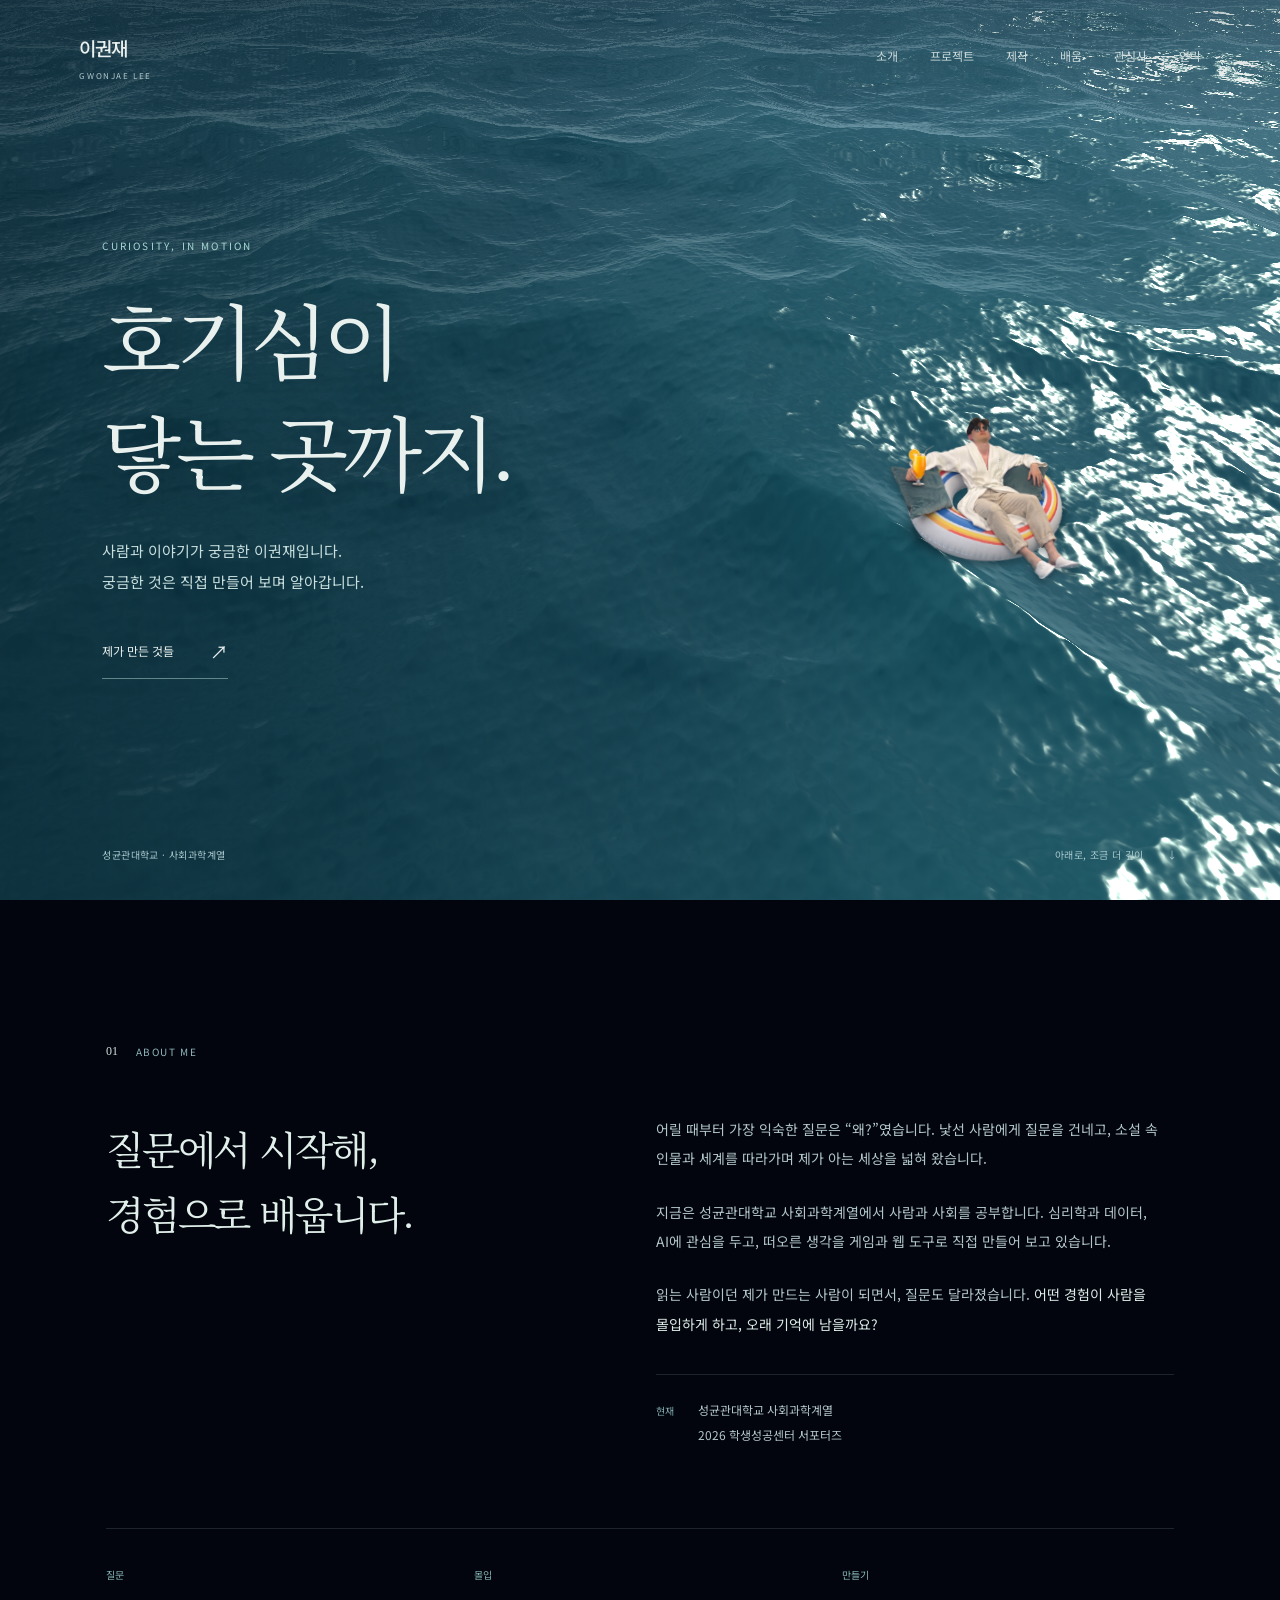
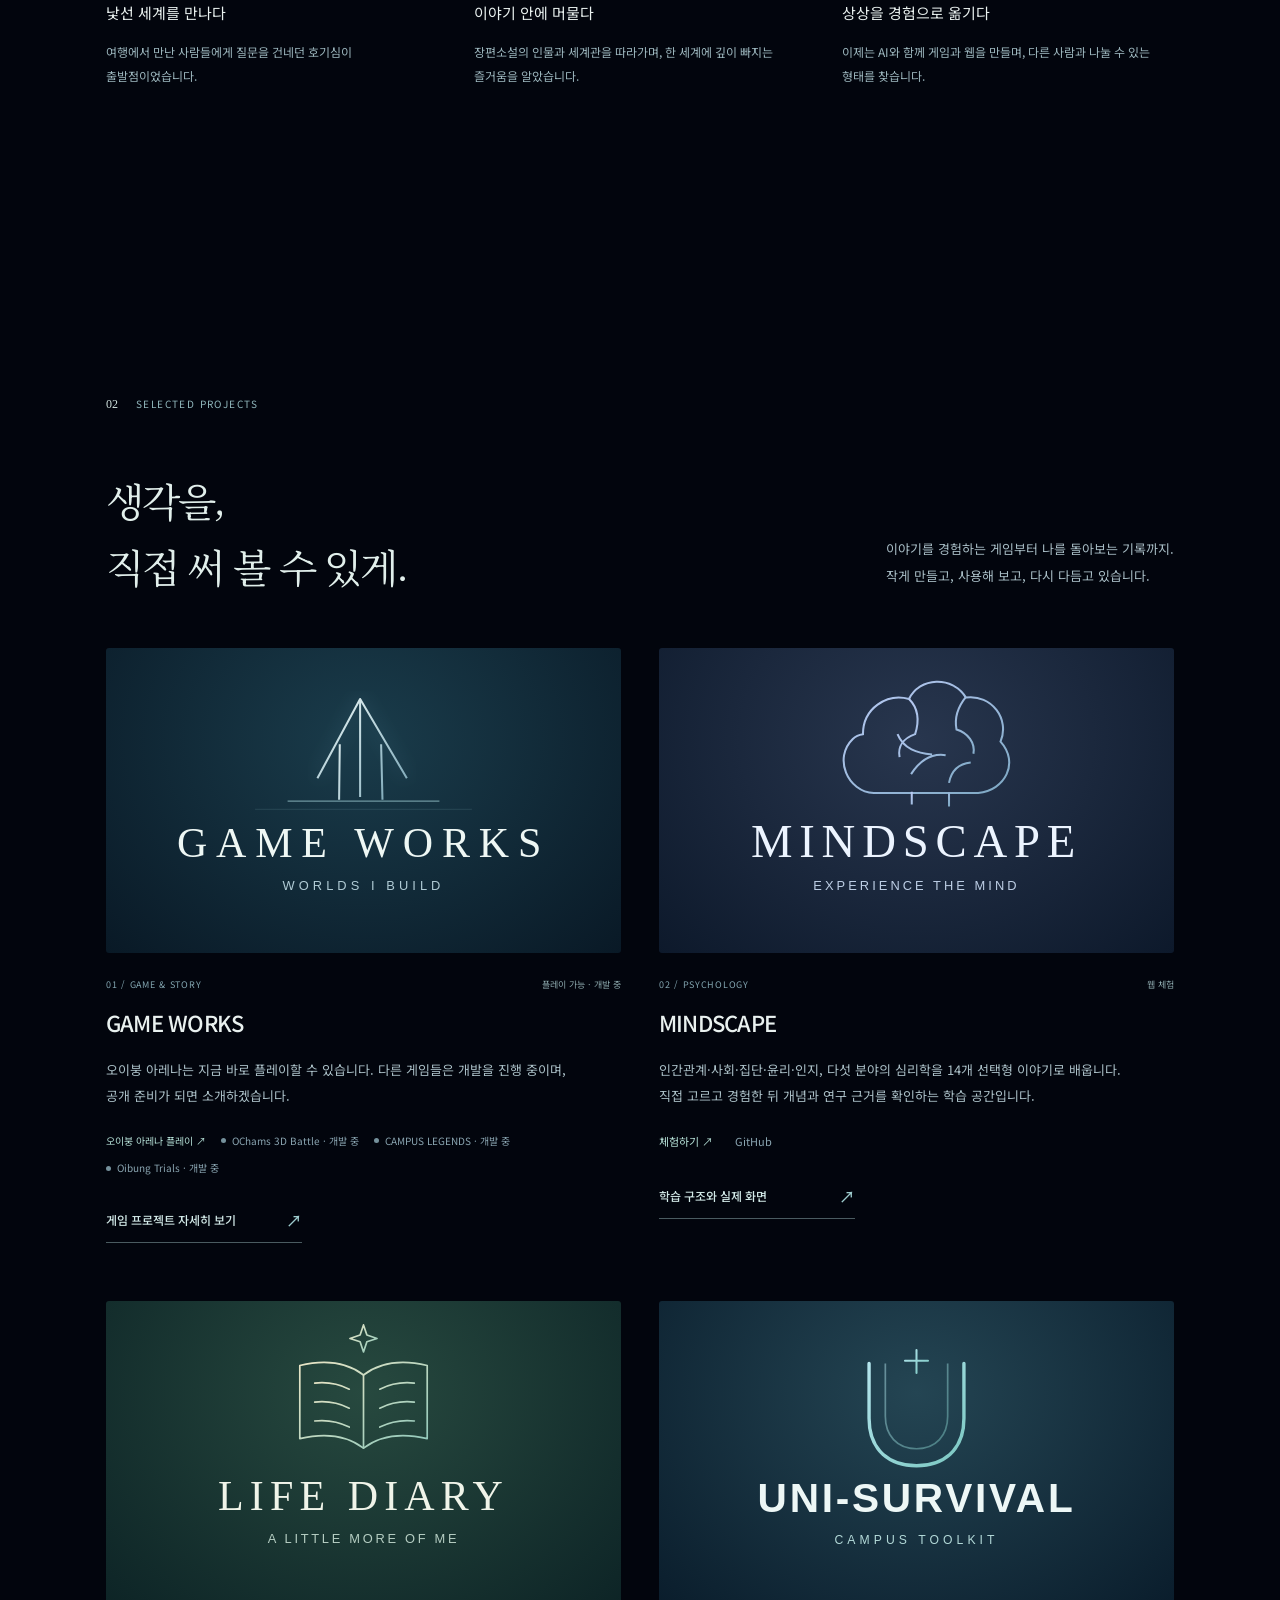
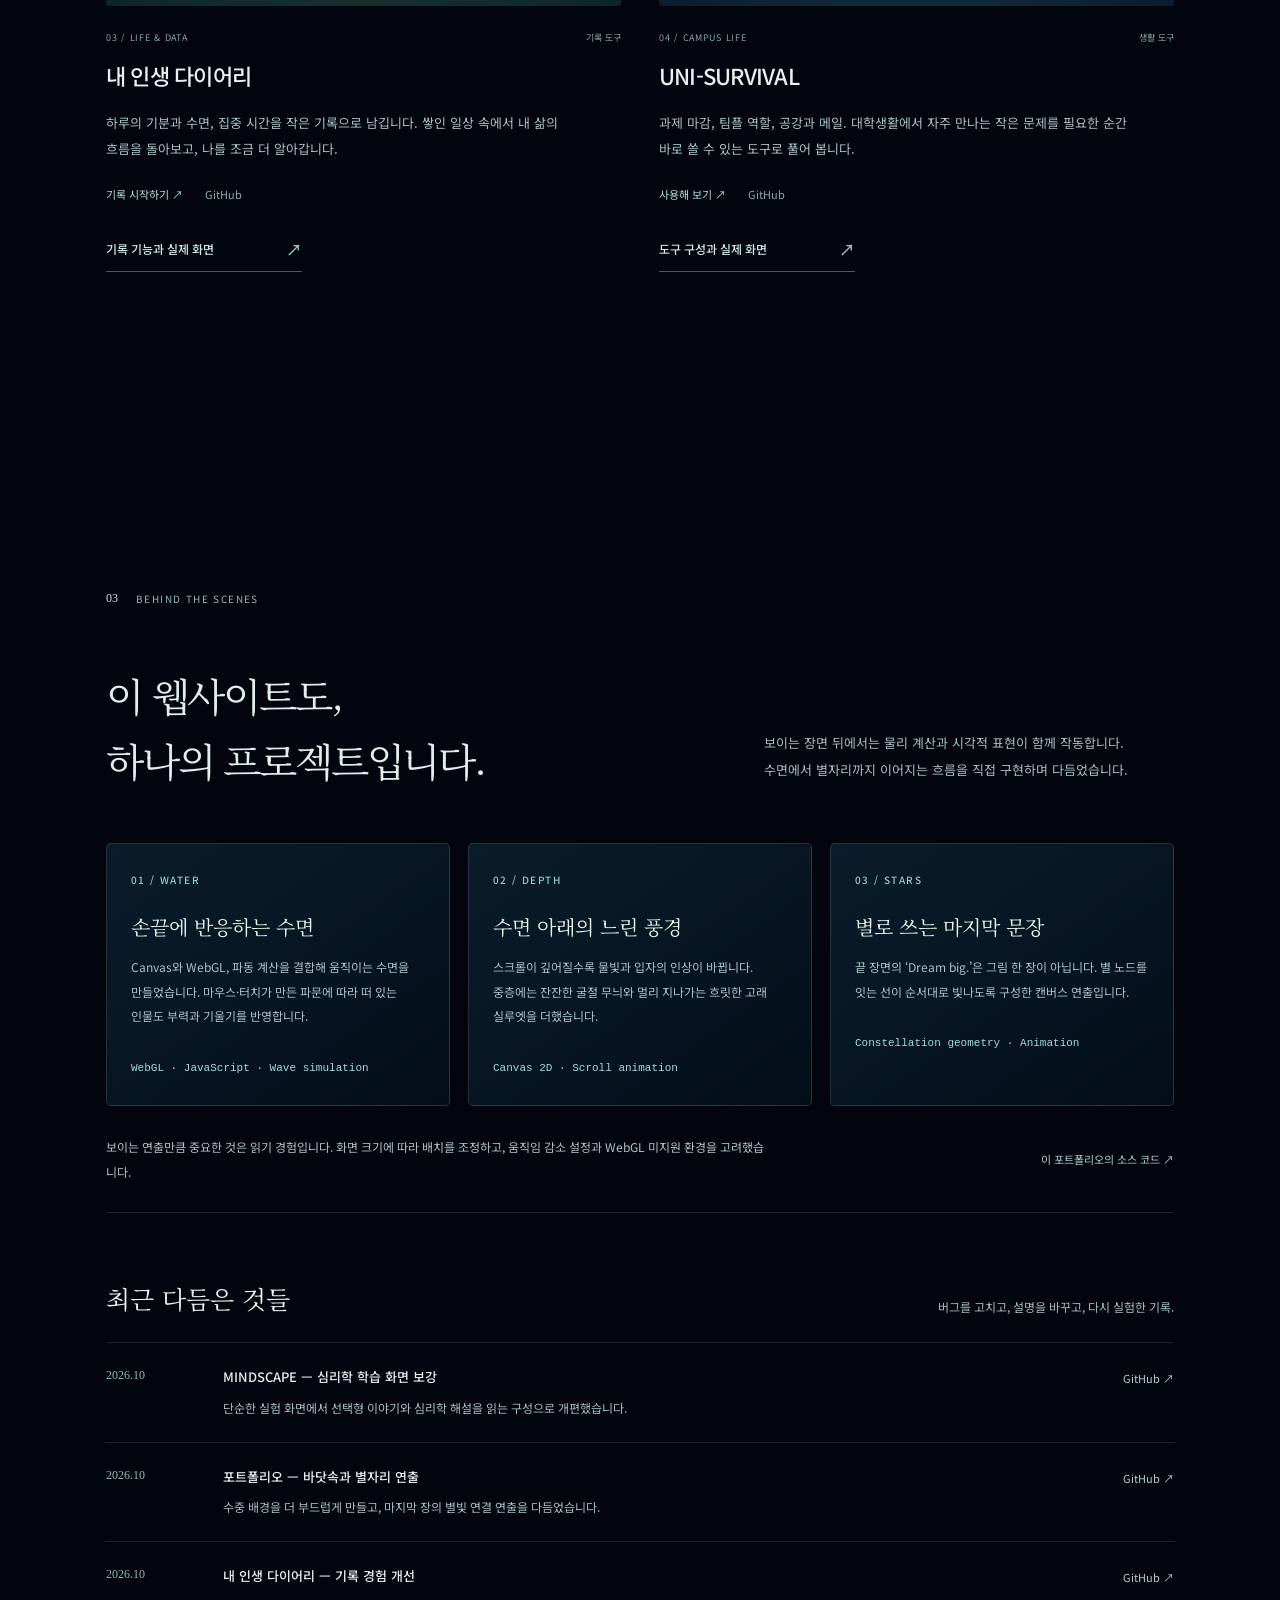
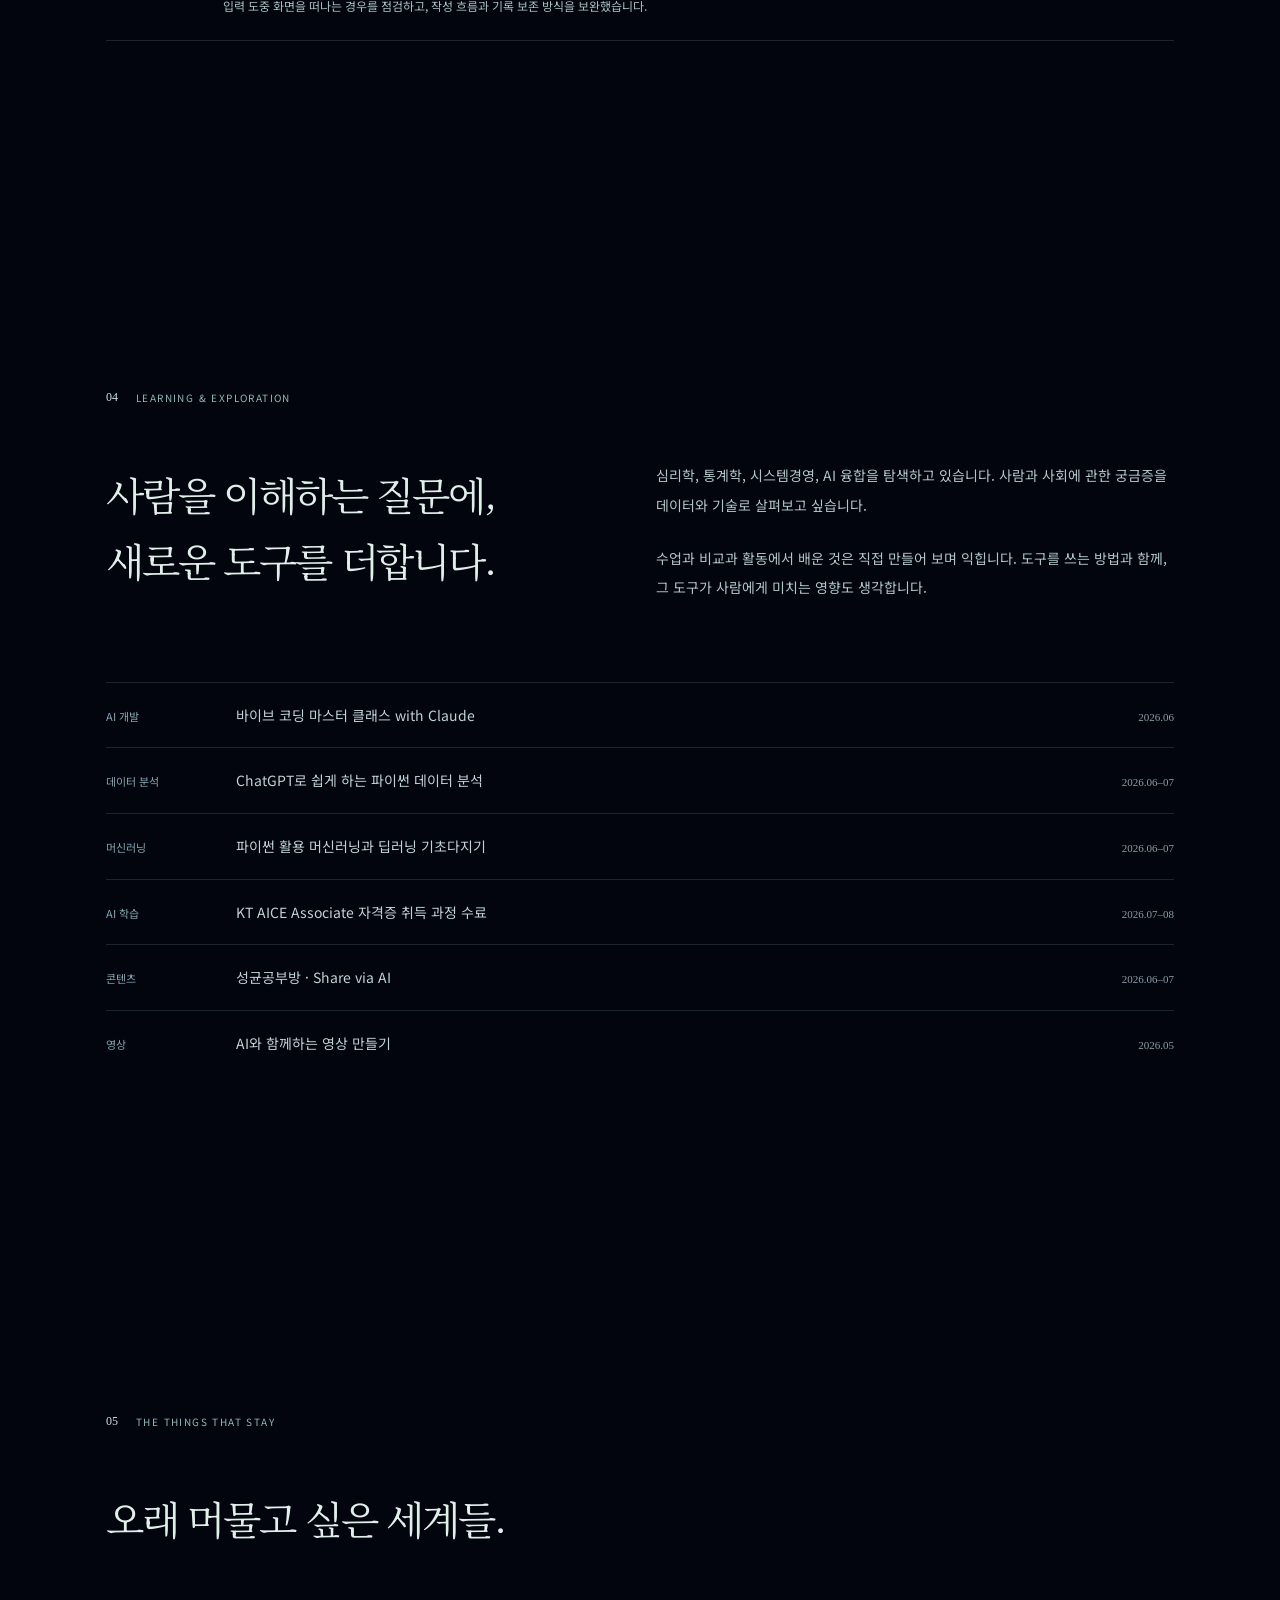
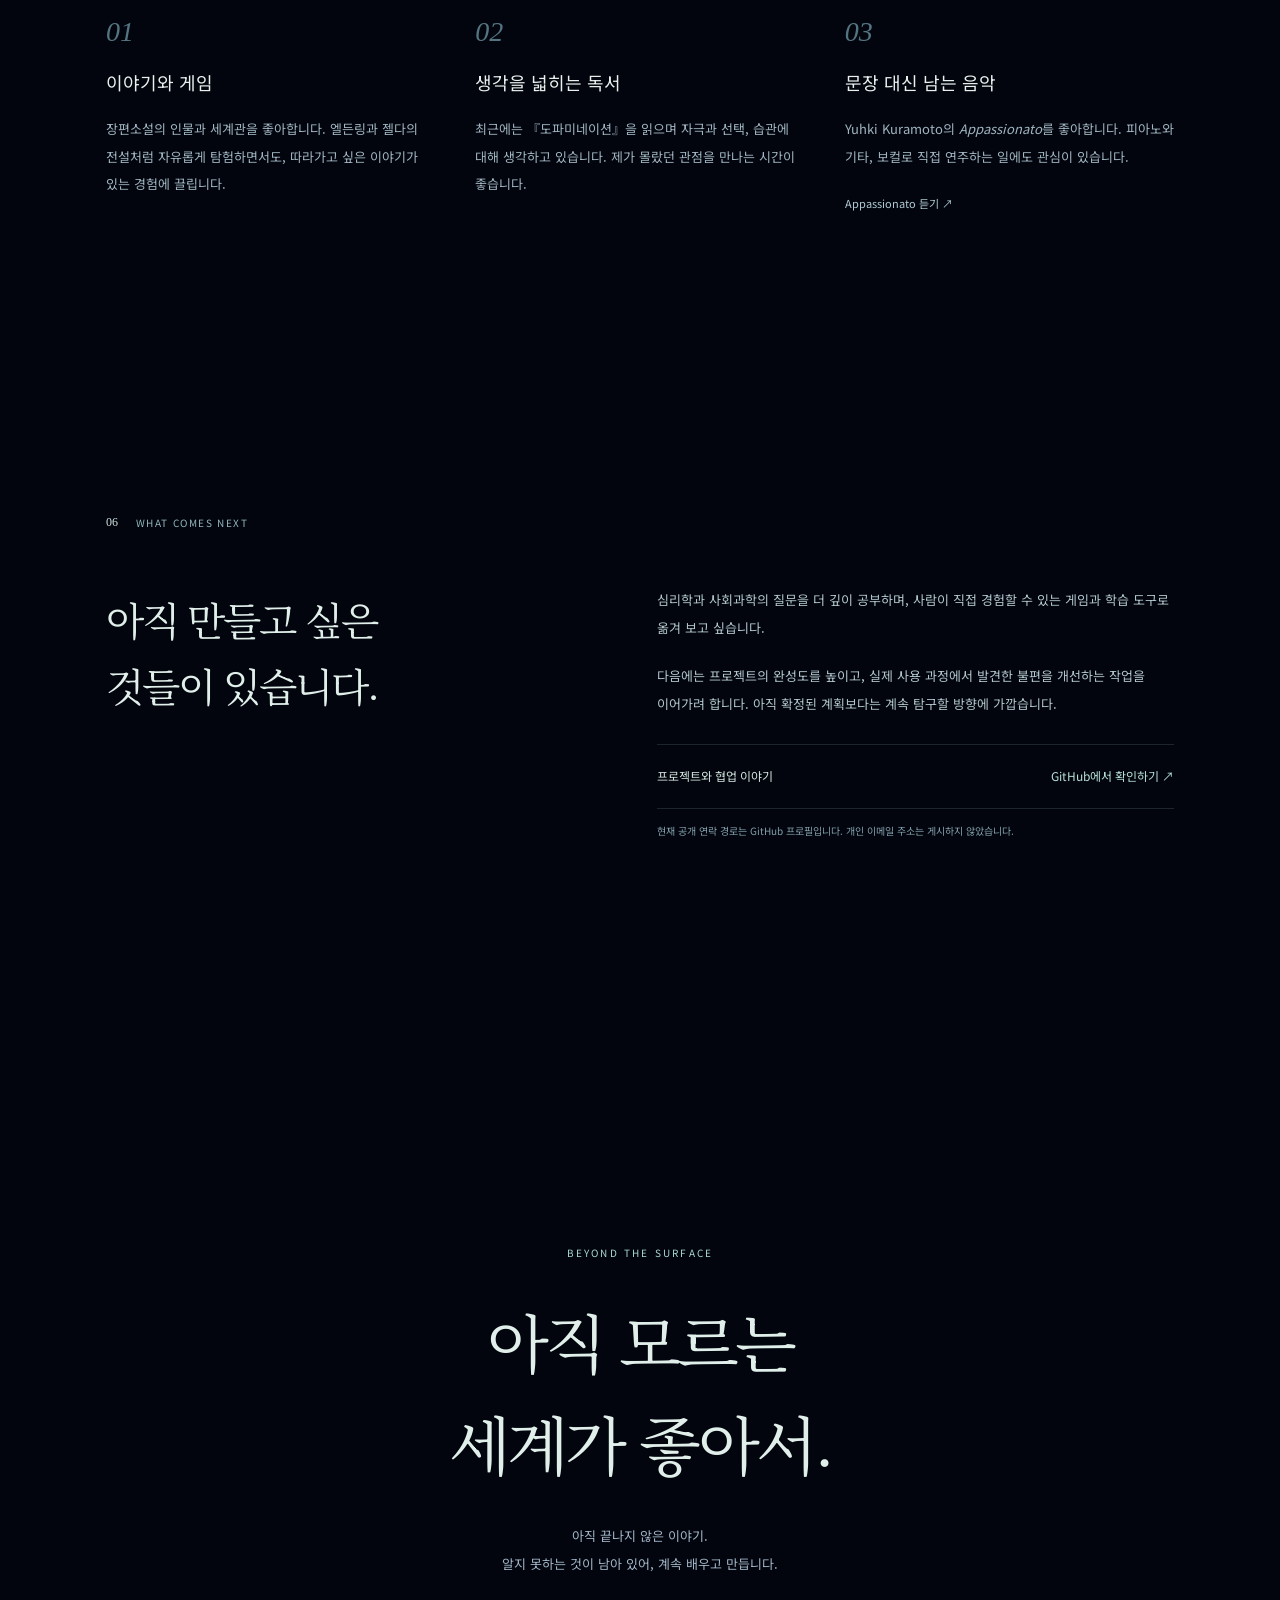
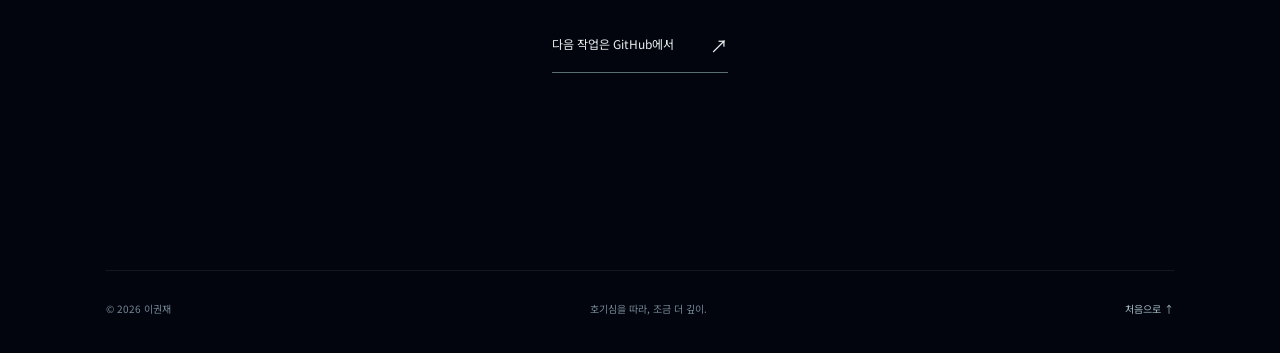
<file: index.html>
<!doctype html>
<html lang="ko">
<head>
  <meta charset="utf-8"><meta name="viewport" content="width=device-width,initial-scale=1">
  <meta name="theme-color" content="#071c29">
  <meta name="description" content="이권재 — 성균관대학교 사회과학계열. 사람과 이야기에 대한 호기심을 게임, 심리학, AI 프로젝트로 탐구합니다.">
  <title>이권재 — 호기심이 닿는 곳</title>
  <link rel="preconnect" href="https://fonts.googleapis.com"><link rel="preconnect" href="https://fonts.gstatic.com" crossorigin>
  <link href="https://fonts.googleapis.com/css2?family=Noto+Sans+KR:wght@400;500;600&family=Noto+Serif+KR:wght@400;500&display=swap" rel="stylesheet">
  <link rel="stylesheet" href="./portfolio.css">
  <link rel="stylesheet" href="./portfolio-upgrade.css">
  <script defer src="./portfolio-details.js"></script>
  <script type="module" src="./experience.js"></script>
</head>
<body>
  <canvas id="water" aria-hidden="true"></canvas>
  <canvas id="abyss" aria-hidden="true"></canvas>
  <div class="reading-shade" aria-hidden="true"></div>
  <div id="floater" aria-hidden="true"><div class="float-shadow"></div><img src="./assets/floating-portrait.png" alt="" width="2253" height="1883" fetchpriority="high"></div>
  <a class="skip" href="#about">본문으로</a>
  <header id="header"><a class="wordmark" href="#home" aria-label="이권재, 처음으로">이권재<span>GWONJAE LEE</span></a><nav aria-label="주요 메뉴"><a href="#about">소개</a><a href="#projects">프로젝트</a><a href="#process">제작</a><a href="#learning">배움</a><a href="#interests">관심사</a><a href="#connect">연락</a></nav></header>
  <main>
    <section class="hero" id="home">
      <div class="hero-copy">
        <p class="eyebrow">CURIOSITY, IN MOTION</p>
        <h1>호기심이<br>닿는 곳까지.</h1>
        <p class="hero-intro">사람과 이야기가 궁금한 이권재입니다.<br>궁금한 것은 직접 만들어 보며 알아갑니다.</p>
        <a class="text-link" href="#projects">제가 만든 것들 <span>↗</span></a>
      </div>
      <div class="hero-bottom"><span>성균관대학교 · 사회과학계열</span><span class="scroll-cue">아래로, 조금 더 깊이 <span>↓</span></span></div>
    </section>
    <section class="section about" id="about">
      <div class="section-label"><span>01</span> ABOUT ME</div>
      <div class="intro-grid">
        <h2>질문에서 시작해,<br>경험으로 배웁니다.</h2>
        <div class="prose">
          <p>어릴 때부터 가장 익숙한 질문은 “왜?”였습니다. 낯선 사람에게 질문을 건네고, 소설 속 인물과 세계를 따라가며 제가 아는 세상을 넓혀 왔습니다.</p>
          <p>지금은 성균관대학교 사회과학계열에서 사람과 사회를 공부합니다. 심리학과 데이터, AI에 관심을 두고, 떠오른 생각을 게임과 웹 도구로 직접 만들어 보고 있습니다.</p>
          <p>읽는 사람이던 제가 만드는 사람이 되면서, 질문도 달라졌습니다. <strong>어떤 경험이 사람을 몰입하게 하고, 오래 기억에 남을까요?</strong></p>
          <div class="profile-note"><span>현재</span><p>성균관대학교 사회과학계열<br>2026 학생성공센터 서포터즈</p></div>
        </div>
      </div>
      <div class="story-line">
        <article><span>질문</span><h3>낯선 세계를 만나다</h3><p>여행에서 만난 사람들에게 질문을 건네던 호기심이 출발점이었습니다.</p></article>
        <article><span>몰입</span><h3>이야기 안에 머물다</h3><p>장편소설의 인물과 세계관을 따라가며, 한 세계에 깊이 빠지는 즐거움을 알았습니다.</p></article>
        <article><span>만들기</span><h3>상상을 경험으로 옮기다</h3><p>이제는 AI와 함께 게임과 웹을 만들며, 다른 사람과 나눌 수 있는 형태를 찾습니다.</p></article>
      </div>
    </section>
    <section class="section projects" id="projects">
      <div class="section-label"><span>02</span> SELECTED PROJECTS</div>
      <div class="section-heading"><h2>생각을,<br>직접 써 볼 수 있게.</h2><p>이야기를 경험하는 게임부터 나를 돌아보는 기록까지.<br>작게 만들고, 사용해 보고, 다시 다듬고 있습니다.</p></div>
      <div class="project-grid">
        <article class="project">
          <a class="project-art game-art" href="https://gwonjae06-droid.github.io/oibung-ballfight-base/" target="_blank" rel="noopener noreferrer" aria-label="오이붕 아레나 바로 플레이"><img src="./assets/game-works-logo.svg" alt="GAME WORKS 로고" loading="lazy" width="760" height="450"></a>
          <div class="project-meta"><span>01 / GAME & STORY</span><span>플레이 가능 · 개발 중</span></div>
          <h3>GAME WORKS</h3><p>오이붕 아레나는 지금 바로 플레이할 수 있습니다. 다른 게임들은 개발을 진행 중이며, 공개 준비가 되면 소개하겠습니다.</p>
          <div class="project-links games">
            <a href="https://gwonjae06-droid.github.io/oibung-ballfight-base/" target="_blank" rel="noopener noreferrer">오이붕 아레나 플레이 ↗</a>
            <span class="game-in-development">OChams 3D Battle · 개발 중</span>
            <span class="game-in-development">CAMPUS LEGENDS · 개발 중</span>
            <span class="game-in-development">Oibung Trials · 개발 중</span>
          </div>
          <button type="button" class="project-detail-button" data-project="games" aria-haspopup="dialog">게임 프로젝트 자세히 보기 <span aria-hidden="true">↗</span></button>
        </article>
        <article class="project">
          <a class="project-art mind-art" href="https://gwonjae06-droid.github.io/mindscape/" target="_blank" rel="noopener noreferrer" aria-label="MINDSCAPE 열기"><img src="./assets/mindscape-logo.svg" alt="MINDSCAPE 로고" loading="lazy" width="760" height="450"></a>
          <div class="project-meta"><span>02 / PSYCHOLOGY</span><span>웹 체험</span></div>
          <h3>MINDSCAPE</h3><p>인간관계·사회·집단·윤리·인지, 다섯 분야의 심리학을 14개 선택형 이야기로 배웁니다. 직접 고르고 경험한 뒤 개념과 연구 근거를 확인하는 학습 공간입니다.</p>
          <div class="project-links"><a href="https://gwonjae06-droid.github.io/mindscape/" target="_blank" rel="noopener noreferrer">체험하기 ↗</a><a href="https://github.com/gwonjae06-droid/mindscape" target="_blank" rel="noopener noreferrer">GitHub</a></div>
          <button type="button" class="project-detail-button" data-project="mindscape" aria-haspopup="dialog">학습 구조와 실제 화면 <span aria-hidden="true">↗</span></button>
        </article>
        <article class="project">
          <a class="project-art diary-art" href="./life-diary/" aria-label="내 인생 다이어리 열기"><img src="./assets/life-diary-logo.svg" alt="내 인생 다이어리 — 펼친 책과 별 로고" loading="lazy" width="760" height="450"></a>
          <div class="project-meta"><span>03 / LIFE & DATA</span><span>기록 도구</span></div>
          <h3>내 인생 다이어리</h3><p>하루의 기분과 수면, 집중 시간을 작은 기록으로 남깁니다. 쌓인 일상 속에서 내 삶의 흐름을 돌아보고, 나를 조금 더 알아갑니다.</p>
          <div class="project-links"><a href="./life-diary/">기록 시작하기 ↗</a><a href="https://github.com/gwonjae06-droid/portfolio/tree/main/life-diary" target="_blank" rel="noopener noreferrer">GitHub</a></div>
          <button type="button" class="project-detail-button" data-project="diary" aria-haspopup="dialog">기록 기능과 실제 화면 <span aria-hidden="true">↗</span></button>
        </article>
        <article class="project">
          <a class="project-art campus-art" href="./uni-survival/" aria-label="UNI-SURVIVAL 열기"><img src="./assets/uni-survival-logo.svg" alt="UNI-SURVIVAL 로고" loading="lazy" width="760" height="450"></a>
          <div class="project-meta"><span>04 / CAMPUS LIFE</span><span>생활 도구</span></div>
          <h3>UNI-SURVIVAL</h3><p>과제 마감, 팀플 역할, 공강과 메일. 대학생활에서 자주 만나는 작은 문제를 필요한 순간 바로 쓸 수 있는 도구로 풀어 봅니다.</p>
          <div class="project-links"><a href="./uni-survival/">사용해 보기 ↗</a><a href="https://github.com/gwonjae06-droid/portfolio/tree/main/uni-survival" target="_blank" rel="noopener noreferrer">GitHub</a></div>
          <button type="button" class="project-detail-button" data-project="campus" aria-haspopup="dialog">도구 구성과 실제 화면 <span aria-hidden="true">↗</span></button>
        </article>
      </div>
    </section>
    <section class="section making" id="process">
      <div class="section-label"><span>03</span> BEHIND THE SCENES</div>
      <div class="section-heading"><h2>이 웹사이트도,<br>하나의 프로젝트입니다.</h2><p>보이는 장면 뒤에서는 물리 계산과 시각적 표현이 함께 작동합니다. 수면에서 별자리까지 이어지는 흐름을 직접 구현하며 다듬었습니다.</p></div>
      <div class="making-grid">
        <article class="making-item">
          <span class="making-number">01 / WATER</span>
          <h3>손끝에 반응하는 수면</h3>
          <p>Canvas와 WebGL, 파동 계산을 결합해 움직이는 수면을 만들었습니다. 마우스·터치가 만든 파문에 따라 떠 있는 인물도 부력과 기울기를 반영합니다.</p>
          <code>WebGL · JavaScript · Wave simulation</code>
        </article>
        <article class="making-item">
          <span class="making-number">02 / DEPTH</span>
          <h3>수면 아래의 느린 풍경</h3>
          <p>스크롤이 깊어질수록 물빛과 입자의 인상이 바뀝니다. 중층에는 잔잔한 굴절 무늬와 멀리 지나가는 흐릿한 고래 실루엣을 더했습니다.</p>
          <code>Canvas 2D · Scroll animation</code>
        </article>
        <article class="making-item">
          <span class="making-number">03 / STARS</span>
          <h3>별로 쓰는 마지막 문장</h3>
          <p>끝 장면의 ‘Dream big.’은 그림 한 장이 아닙니다. 별 노드를 잇는 선이 순서대로 빛나도록 구성한 캔버스 연출입니다.</p>
          <code>Constellation geometry · Animation</code>
        </article>
      </div>
      <div class="making-foot"><p>보이는 연출만큼 중요한 것은 읽기 경험입니다. 화면 크기에 따라 배치를 조정하고, 움직임 감소 설정과 WebGL 미지원 환경을 고려했습니다.</p><a class="quiet-link" href="https://github.com/gwonjae06-droid/portfolio" target="_blank" rel="noopener noreferrer">이 포트폴리오의 소스 코드 ↗</a></div>
      <div class="development-journal">
        <div class="journal-heading"><h3>최근 다듬은 것들</h3><p>버그를 고치고, 설명을 바꾸고, 다시 실험한 기록.</p></div>
        <div class="journal-list">
          <article><time datetime="2026-10">2026.10</time><div><h4>MINDSCAPE — 심리학 학습 화면 보강</h4><p>단순한 실험 화면에서 선택형 이야기와 심리학 해설을 읽는 구성으로 개편했습니다.</p></div><a href="https://github.com/gwonjae06-droid/mindscape" target="_blank" rel="noopener noreferrer" aria-label="MINDSCAPE 저장소 열기">GitHub ↗</a></article>
          <article><time datetime="2026-10">2026.10</time><div><h4>포트폴리오 — 바닷속과 별자리 연출</h4><p>수중 배경을 더 부드럽게 만들고, 마지막 장의 별빛 연결 연출을 다듬었습니다.</p></div><a href="https://github.com/gwonjae06-droid/portfolio" target="_blank" rel="noopener noreferrer" aria-label="포트폴리오 저장소 열기">GitHub ↗</a></article>
          <article><time datetime="2026-10">2026.10</time><div><h4>내 인생 다이어리 — 기록 경험 개선</h4><p>입력 도중 화면을 떠나는 경우를 점검하고, 작성 흐름과 기록 보존 방식을 보완했습니다.</p></div><a href="https://github.com/gwonjae06-droid/portfolio/tree/main/life-diary" target="_blank" rel="noopener noreferrer" aria-label="다이어리 소스 열기">GitHub ↗</a></article>
        </div>
      </div>
    </section>
    <section class="section learning" id="learning">
      <div class="section-label"><span>04</span> LEARNING & EXPLORATION</div>
      <div class="intro-grid"><h2>사람을 이해하는 질문에,<br>새로운 도구를 더합니다.</h2><div class="prose"><p>심리학, 통계학, 시스템경영, AI 융합을 탐색하고 있습니다. 사람과 사회에 관한 궁금증을 데이터와 기술로 살펴보고 싶습니다.</p><p>수업과 비교과 활동에서 배운 것은 직접 만들어 보며 익힙니다. 도구를 쓰는 방법과 함께, 그 도구가 사람에게 미치는 영향도 생각합니다.</p></div></div>
      <div class="learning-list" aria-label="수료한 비교과 과정">
        <article><span>AI 개발</span><h3>바이브 코딩 마스터 클래스 with Claude</h3><time>2026.06</time></article>
        <article><span>데이터 분석</span><h3>ChatGPT로 쉽게 하는 파이썬 데이터 분석</h3><time>2026.06–07</time></article>
        <article><span>머신러닝</span><h3>파이썬 활용 머신러닝과 딥러닝 기초다지기</h3><time>2026.06–07</time></article>
        <article><span>AI 학습</span><h3>KT AICE Associate 자격증 취득 과정 수료</h3><time>2026.07–08</time></article>
        <article><span>콘텐츠</span><h3>성균공부방 · Share via AI</h3><time>2026.06–07</time></article>
        <article><span>영상</span><h3>AI와 함께하는 영상 만들기</h3><time>2026.05</time></article>
      </div>
    </section>
    <section class="section interests" id="interests">
      <div class="section-label"><span>05</span> THE THINGS THAT STAY</div>
      <h2>오래 머물고 싶은 세계들.</h2>
      <div class="interest-grid">
        <article><span class="interest-number">01</span><h3>이야기와 게임</h3><p>장편소설의 인물과 세계관을 좋아합니다. 엘든링과 젤다의 전설처럼 자유롭게 탐험하면서도, 따라가고 싶은 이야기가 있는 경험에 끌립니다.</p></article>
        <article><span class="interest-number">02</span><h3>생각을 넓히는 독서</h3><p>최근에는 『도파미네이션』을 읽으며 자극과 선택, 습관에 대해 생각하고 있습니다. 제가 몰랐던 관점을 만나는 시간이 좋습니다.</p></article>
        <article><span class="interest-number">03</span><h3>문장 대신 남는 음악</h3><p>Yuhki Kuramoto의 <i>Appassionato</i>를 좋아합니다. 피아노와 기타, 보컬로 직접 연주하는 일에도 관심이 있습니다.</p><a class="quiet-link" href="https://www.youtube.com/watch?v=_fnV6f2ed-I" target="_blank" rel="noopener noreferrer">Appassionato 듣기 ↗</a></article>
      </div>
    </section>
    <section class="section next-chapter" id="connect">
      <div class="section-label"><span>06</span> WHAT COMES NEXT</div>
      <div class="next-grid">
        <div><h2>아직 만들고 싶은<br>것들이 있습니다.</h2></div>
        <div class="next-copy">
          <p>심리학과 사회과학의 질문을 더 깊이 공부하며, 사람이 직접 경험할 수 있는 게임과 학습 도구로 옮겨 보고 싶습니다.</p>
          <p>다음에는 프로젝트의 완성도를 높이고, 실제 사용 과정에서 발견한 불편을 개선하는 작업을 이어가려 합니다. 아직 확정된 계획보다는 계속 탐구할 방향에 가깝습니다.</p>
          <div class="contact-strip"><span>프로젝트와 협업 이야기</span><a href="https://github.com/gwonjae06-droid" target="_blank" rel="noopener noreferrer">GitHub에서 확인하기 ↗</a></div>
          <p class="contact-note">현재 공개 연락 경로는 GitHub 프로필입니다. 개인 이메일 주소는 게시하지 않았습니다.</p>
        </div>
      </div>
    </section>
    <section class="closing" id="depths"><p class="eyebrow">BEYOND THE SURFACE</p><h2>아직 모르는<br>세계가 좋아서.</h2><p>아직 끝나지 않은 이야기.<br>알지 못하는 것이 남아 있어, 계속 배우고 만듭니다.</p><a class="text-link" href="https://github.com/gwonjae06-droid" target="_blank" rel="noopener noreferrer">다음 작업은 GitHub에서 <span>↗</span></a></section>
  </main>
  <dialog id="projectDialog" class="project-dialog" aria-labelledby="detailTitle">
    <div class="project-dialog-head"><span class="project-dialog-label">PROJECT NOTE / 자세히 보기</span><button type="button" id="projectDialogClose" class="project-dialog-close" aria-label="프로젝트 상세 보기 닫기">닫기 <span aria-hidden="true">×</span></button></div>
    <div class="project-dialog-content">
      <p class="detail-eyebrow" id="detailKicker"></p>
      <h2 id="detailTitle"></h2>
      <p class="detail-summary" id="detailSummary"></p>
      <div class="detail-tags" id="detailTags"></div>
      <div class="detail-columns">
        <section><h3>시작한 이유</h3><p id="detailWhy"></p></section>
        <section><h3>구현한 것</h3><ul id="detailFeatures"></ul></section>
        <section><h3>설계에서 고려한 점</h3><p id="detailDecisions"></p></section>
        <section><h3>지금의 상태</h3><p id="detailStatus"></p></section>
      </div>
      <div id="detailSubprojects" class="detail-subprojects" hidden></div>
      <section class="live-preview" aria-labelledby="previewHeading">
        <div class="preview-heading"><div><h3 id="previewHeading">실제 화면 미리보기</h3><p>그림으로 재현한 시안이 아니라 공개된 페이지를 직접 불러옵니다.</p></div><button id="previewLoad" class="preview-load" type="button">실제 화면 불러오기 ↗</button></div>
        <div id="previewHost" class="preview-host"><p>화면이 무겁게 로드되지 않도록, 선택할 때만 미리보기를 엽니다.</p></div>
        <p id="previewNote" class="preview-note">화면이 표시되지 않는 경우 실제 사이트 링크로 이동해 주세요.</p>
      </section>
      <div id="detailLinks" class="detail-links"></div>
    </div>
  </dialog>
  <footer><span>© 2026 이권재</span><span>호기심을 따라, 조금 더 깊이.</span><a href="#home">처음으로 ↑</a></footer>
</body>
</html>
</file>
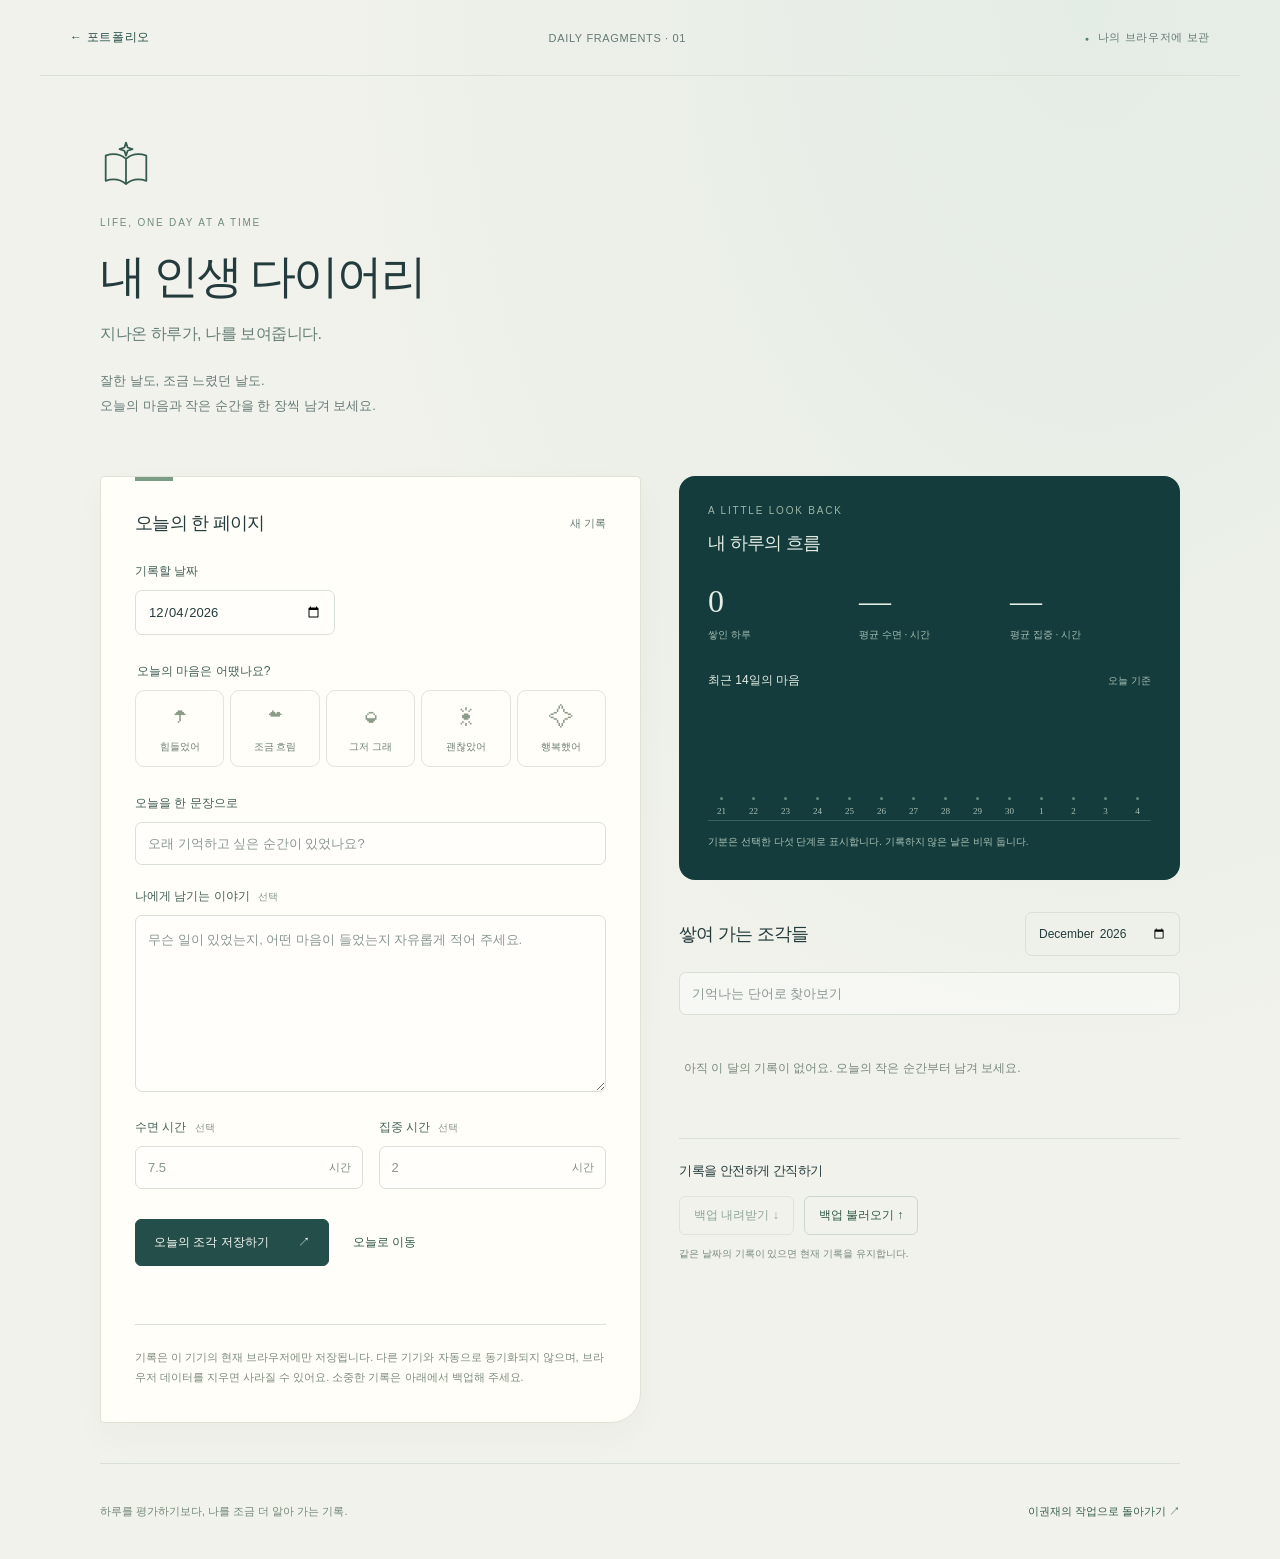
<file: life-diary/index.html>
<!doctype html>
<html lang="ko">
<head>
  <meta charset="utf-8"><meta name="viewport" content="width=device-width, initial-scale=1">
  <meta name="theme-color" content="#102b30">
  <meta name="description" content="하루의 기분과 작은 순간들을 모아, 내 삶의 흐름을 돌아보는 개인 다이어리.">
  <title>내 인생 다이어리 · 하루의 조각</title><link rel="icon" href="../assets/diary-mark.svg" type="image/svg+xml">
  <link rel="stylesheet" href="./style.css"><script defer src="./diary.js"></script>
</head>
<body>
  <header><a href="../#projects" class="back">← 포트폴리오</a><span>DAILY FRAGMENTS · 01</span><span class="private">나의 브라우저에 보관</span></header>
  <main>
    <section class="intro"><img src="../assets/diary-mark.svg" width="52" height="52" alt="펼친 책과 별 로고" style="margin-bottom:20px"><p class="eyebrow">LIFE, ONE DAY AT A TIME</p><h1>내 인생 다이어리<span>지나온 하루가, 나를 보여줍니다.</span></h1><p>잘한 날도, 조금 느렸던 날도.<br>오늘의 마음과 작은 순간을 한 장씩 남겨 보세요.</p></section>
    <div class="layout">
      <section class="paper" aria-labelledby="write-title">
        <div class="paper-top"><h2 id="write-title">오늘의 한 페이지</h2><span id="entry-state">새 기록</span></div>
        <form id="entry-form">
          <label for="date">기록할 날짜</label><input type="date" id="date" name="date" required>
          <fieldset class="moods"><legend>오늘의 마음은 어땠나요?</legend><div>
            <label><input type="radio" name="mood" value="1" required><span>☂<small>힘들었어</small></span></label>
            <label><input type="radio" name="mood" value="2"><span>☁<small>조금 흐림</small></span></label>
            <label><input type="radio" name="mood" value="3"><span>◒<small>그저 그래</small></span></label>
            <label><input type="radio" name="mood" value="4"><span>☀<small>괜찮았어</small></span></label>
            <label><input type="radio" name="mood" value="5"><span>✧<small>행복했어</small></span></label>
          </div></fieldset>
          <label for="title">오늘을 한 문장으로</label><input id="title" name="title" maxlength="100" placeholder="오래 기억하고 싶은 순간이 있었나요?" required>
          <label for="body">나에게 남기는 이야기 <span class="optional">선택</span></label><textarea id="body" name="body" rows="6" maxlength="10000" placeholder="무슨 일이 있었는지, 어떤 마음이 들었는지 자유롭게 적어 주세요."></textarea>
          <div class="numbers"><div><label for="sleep">수면 시간 <span class="optional">선택</span></label><div class="unit"><input id="sleep" name="sleep" type="number" min="0" max="24" step="0.5" placeholder="7.5"><span>시간</span></div></div><div><label for="focus">집중 시간 <span class="optional">선택</span></label><div class="unit"><input id="focus" name="focus" type="number" min="0" max="24" step="0.5" placeholder="2"><span>시간</span></div></div></div>
          <div class="save-row"><button type="submit" class="primary">오늘의 조각 저장하기 <span>↗</span></button><button type="button" id="today" class="text-btn">오늘로 이동</button></div>
          <p id="status" role="status" aria-live="polite"></p>
        </form>
        <p class="storage-note">기록은 이 기기의 현재 브라우저에만 저장됩니다. 다른 기기와 자동으로 동기화되지 않으며, 브라우저 데이터를 지우면 사라질 수 있어요. 소중한 기록은 아래에서 백업해 주세요.</p>
      </section>
      <aside>
        <section class="summary" aria-labelledby="summary-title"><p class="eyebrow">A LITTLE LOOK BACK</p><h2 id="summary-title">내 하루의 흐름</h2><div class="stats"><div><strong id="total">0</strong><span>쌓인 하루</span></div><div><strong id="avg-sleep">—</strong><span>평균 수면 · 시간</span></div><div><strong id="avg-focus">—</strong><span>평균 집중 · 시간</span></div></div><div class="chart-heading"><h3>최근 14일의 마음</h3><span>오늘 기준</span></div><div id="chart" class="chart" role="img" aria-label="아직 기분 기록이 없습니다."></div><p class="hint">기분은 선택한 다섯 단계로 표시합니다. 기록하지 않은 날은 비워 둡니다.</p></section>
        <section class="archive" aria-labelledby="archive-title"><div class="archive-head"><h2 id="archive-title">쌓여 가는 조각들</h2><label class="sr-only" for="month">기록 월 선택</label><input id="month" type="month"></div><label class="sr-only" for="search">기록 검색</label><input id="search" type="search" placeholder="기억나는 단어로 찾아보기" maxlength="100"><div id="entries"></div></section>
        <section class="backup"><h2>기록을 안전하게 간직하기</h2><div><button type="button" id="export">백업 내려받기 ↓</button><label class="import-label" for="import">백업 불러오기 ↑</label><input class="sr-only" id="import" type="file" accept="application/json,.json"></div><p>같은 날짜의 기록이 있으면 현재 기록을 유지합니다.</p><p id="backup-status" role="status" aria-live="polite"></p></section>
      </aside>
    </div>
    <footer>하루를 평가하기보다, 나를 조금 더 알아 가는 기록.<a href="../#projects">이권재의 작업으로 돌아가기 ↗</a></footer>
  </main>
  <dialog id="leave-dialog"><h2>아직 저장하지 않은 내용이 있어요.</h2><p>다른 날짜로 이동하면 작성 중인 내용은 사라집니다.</p><div><button id="stay">계속 작성</button><button id="leave" class="primary">저장하지 않고 이동</button></div></dialog>
</body></html>
</file>
<file: portfolio.css>
:root{color-scheme:dark;--ink:#e9f1ef;--muted:#a8bec3;--line:#b7dbde26;--serif:'Noto Serif KR',Batang,serif;--sans:'Noto Sans KR','Malgun Gothic',sans-serif}*{box-sizing:border-box}html{scroll-behavior:smooth;scroll-padding-top:100px}body{margin:0;background:#02050d;color:var(--ink);font:400 15px/1.9 var(--sans);overflow-x:clip}a{color:inherit;text-decoration:none}a:focus-visible{outline:2px solid #a5e2d5;outline-offset:7px}a:hover{color:#c2f2e7}#water,#abyss,.reading-shade{position:fixed;inset:0;width:100%;height:100%;pointer-events:none}#water{z-index:-4;background:radial-gradient(ellipse at 75% 20%,#517f8a,#0a344b 50%,#041a2c)}#abyss{z-index:-3}.reading-shade{z-index:-2;background:linear-gradient(90deg,#00121c80,transparent 70%);pointer-events:none}#floater{position:fixed;top:0;left:0;width:clamp(130px,15vw,205px);z-index:-1;pointer-events:none;will-change:transform,opacity;transform-origin:50% 64%}#floater img{position:relative;display:block;width:100%;height:auto;filter:drop-shadow(0 5px 3px #00121a55)}.float-shadow{position:absolute;left:9%;right:8%;top:53%;height:28%;background:#00192391;border-radius:50%;filter:blur(8px);transform:rotate(-8deg)}.skip{position:fixed;top:-100px;left:20px;z-index:100;background:#123442;padding:10px 20px}.skip:focus{top:10px}header{position:absolute;inset:0 0 auto;z-index:10;display:flex;justify-content:space-between;align-items:center;padding:30px 6.2vw;background:linear-gradient(#00131f40,transparent)}.wordmark{font-size:19px;letter-spacing:-.05em;font-weight:500}.wordmark span{display:block;font-size:8px;letter-spacing:.2em;font-weight:400;color:#b0c9cf;margin-top:2px}nav{display:flex;gap:32px;font-size:12px;color:#cbdada}nav a{padding:6px 0}.hero{min-height:100svh;position:relative;display:flex;align-items:center;max-width:1440px;margin:auto;padding:125px 8vw 110px}.hero-copy{position:relative;max-width:720px;pointer-events:none}.hero-copy a{pointer-events:auto}.eyebrow{font-size:10px;letter-spacing:.22em;color:#a8d9d5;margin:0 0 27px}h1{font:400 clamp(49px,6.4vw,88px)/1.37 var(--serif);letter-spacing:-.065em;margin:0 0 30px;text-shadow:0 5px 40px #00172466}.hero-intro{font-size:15px;line-height:2.05;color:#c8dfde;margin-bottom:30px}.text-link{display:inline-flex;align-items:center;gap:36px;font-size:12px;padding:6px 0 10px;border-bottom:1px solid #b0d7d280}.text-link span{font-size:18px}.hero-bottom{position:absolute;bottom:36px;left:8vw;right:8vw;display:flex;justify-content:space-between;gap:20px;font-size:10px;letter-spacing:.04em;color:#aac9ce}.scroll-cue span{margin-left:20px}.section{max-width:1140px;margin:auto;padding:140px 36px 165px;position:relative}.section-label{display:flex;gap:18px;align-items:center;color:#90b7bc;font-size:10px;letter-spacing:.14em;margin-bottom:52px}.section-label>span{font-size:12px;letter-spacing:0;font-family:Georgia,serif;color:#d1e3df}h2{font:400 clamp(29px,3.1vw,43px)/1.65 var(--serif);letter-spacing:-.055em;margin:0;color:#e1efeb}.intro-grid{display:grid;grid-template-columns:1fr 1.08fr;gap:70px}.prose p{color:#b2c6ca;font-size:14px;line-height:2.1;margin:0 0 24px;word-break:keep-all;overflow-wrap:break-word}.prose strong{font-weight:400;color:#dcebe7}.profile-note{display:flex;gap:24px;margin-top:35px;padding-top:22px;border-top:1px solid var(--line)}.profile-note>span{font-size:10px;color:#7fa9ac;padding-top:4px;white-space:nowrap}.profile-note p{font-size:12px;margin:0}.story-line{display:grid;grid-template-columns:repeat(3,1fr);gap:36px;margin-top:80px;padding-top:30px;border-top:1px solid var(--line)}.story-line article>span{font-size:10px;color:#86b7b5}.story-line h3{font-size:15px;font-weight:400;margin:12px 0}.story-line p{font-size:12px;line-height:2;color:#9cb6bd;margin:0;word-break:keep-all}.section-heading{display:flex;justify-content:space-between;align-items:end;gap:40px;margin-bottom:50px}.section-heading>p{font-size:13px;line-height:2.1;color:#a8bdc5;max-width:410px;margin:0 0 9px;word-break:keep-all}.project-grid{display:grid;grid-template-columns:1fr 1fr;gap:58px 38px}.project-art{display:block;aspect-ratio:760/450;overflow:hidden;background:#0c1f2a;border-radius:3px}.project-art img{display:block;width:100%;height:100%;object-fit:contain;transition:transform .8s}.project-art:hover img{transform:scale(1.035)}.game-art{background:radial-gradient(ellipse at 50% 30%,#1a3c4b,#091926)}.mind-art{background:radial-gradient(ellipse at 50% 30%,#28364e,#0d192b)}.diary-art{background:radial-gradient(ellipse at 50% 30%,#27493f,#0d2426)}.campus-art{background:radial-gradient(ellipse at 50% 30%,#244553,#0a1d2c)}.project-meta{display:flex;justify-content:space-between;gap:15px;font-size:9px;letter-spacing:.08em;color:#83a6b1;margin:23px 0 9px}.project-meta>span:last-child{letter-spacing:0;color:#8ca8ac}.project h3{font-size:22px;font-weight:500;letter-spacing:-.035em;margin:0 0 13px}.project>p{font-size:13px;line-height:2;color:#abc0c7;word-break:keep-all;margin:0;max-width:470px}.project-links{display:flex;gap:22px;margin-top:22px;font-size:11px}.project-links>a:first-child{color:#b5e0d6}.project-links>a:not(:first-child){color:#8ba6b2}.games{gap:15px;flex-wrap:wrap;font-size:10px}.learning{padding-top:180px}.learning-list{margin-top:55px}.learning-list article{display:grid;grid-template-columns:110px 1fr 110px;gap:20px;align-items:baseline;border-top:1px solid var(--line);padding:19px 0}.learning-list article>span{font-size:11px;color:#84a5b1}.learning-list h3{font-size:14px;font-weight:400;margin:0;color:#c1d2d6}.learning-list time{font:11px Georgia,serif;text-align:right;color:#8b9fab}.interests{padding-top:170px}.interest-grid{display:grid;grid-template-columns:repeat(3,1fr);gap:40px;margin-top:65px}.interest-number{font:italic 28px Georgia,serif;color:#557482}.interest-grid h3{font-size:18px;font-weight:400;margin:16px 0}.interest-grid p{font-size:13px;line-height:2.1;color:#a0b5c1;word-break:keep-all;margin:0}.quiet-link{display:inline-block;margin-top:23px;font-size:11px;color:#b1cbd4}.closing{text-align:center;min-height:95svh;display:flex;flex-direction:column;align-items:center;justify-content:center;padding:140px 24px 110px}.closing h2{font-size:clamp(40px,5vw,68px);line-height:1.6;letter-spacing:-.06em}.closing>p:not(.eyebrow){font-size:13px;line-height:2.2;color:#a1b5c7;margin:28px 0}.closing .text-link{margin-top:15px}footer{max-width:1068px;margin:0 auto;padding:28px 0 35px;display:flex;justify-content:space-between;gap:20px;font-size:10px;color:#758997;border-top:1px solid #b7dbde18}footer a{color:#a6bdc8}@media(min-width:1440px){.hero{padding-left:110px;padding-right:110px}.hero-bottom{left:110px;right:110px}}@media(max-width:850px){.intro-grid{gap:35px;grid-template-columns:.9fr 1.1fr}.section{padding:110px 32px 130px}.section-heading{display:block}.section-heading>p{margin-top:25px}.project-grid{gap:45px 24px}.interest-grid{gap:25px}.story-line{gap:25px}footer{margin:0 32px}.hero{padding-left:7vw}.hero-bottom{left:7vw;right:7vw}h1{font-size:62px}}@media(max-width:600px){header{padding:24px}.wordmark{font-size:17px}.wordmark span{font-size:7px}nav{gap:17px;font-size:10px}.hero{min-height:105svh;padding:150px 26px 170px;align-items:flex-start}.hero-copy{margin-top:5vh}h1{font-size:53px;margin-bottom:25px}.eyebrow{font-size:9px;margin-bottom:25px}.hero-intro{font-size:12px;line-height:2.1;max-width:270px}.hero-bottom{left:26px;right:26px;bottom:28px;font-size:9px}.hero-bottom>span:first-child{max-width:145px}.scroll-cue span{margin-left:8px}#floater{width:122px}.section{padding:100px 26px 115px}.section-label{margin-bottom:35px;font-size:9px}.intro-grid{grid-template-columns:1fr;gap:30px}h2{font-size:30px}.prose p{font-size:13px}.story-line{grid-template-columns:1fr;gap:22px;margin-top:45px;padding-top:24px}.story-line article{display:grid;grid-template-columns:42px 1fr;gap:3px 17px}.story-line article>span{grid-row:1/3;padding-top:4px}.story-line h3{margin:0 0 4px}.story-line p{font-size:12px}.project-grid{grid-template-columns:1fr;gap:45px}.section-heading{margin-bottom:35px}.section-heading>p{font-size:12px}.project-art{aspect-ratio:760/430}.project-meta{margin-top:18px}.project h3{font-size:21px}.learning-list article{grid-template-columns:65px 1fr;gap:5px 10px;padding:17px 0}.learning-list h3{font-size:12px}.learning-list time{grid-column:2;text-align:left;font-size:10px}.learning-list article>span{font-size:10px}.interest-grid{grid-template-columns:1fr;gap:35px;margin-top:35px}.interest-grid article{padding-top:20px;border-top:1px solid var(--line)}.interest-number{font-size:23px}.interest-grid h3{margin:8px 0 15px}.closing{min-height:88svh;padding-top:100px}.closing h2{font-size:43px}footer{margin:0 26px;font-size:9px}footer>span:nth-child(2){display:none}}@media(prefers-reduced-motion:reduce){html{scroll-behavior:auto}*{transition:none!important}#floater{will-change:auto}}
</file>
<file: portfolio-upgrade.css>
/* Portfolio editorial expansion — complements portfolio.css without touching the ocean. */
.project-detail-button{
 display:inline-flex;align-items:center;justify-content:space-between;gap:22px;
 margin:21px 0 0;padding:11px 0 10px;min-width:196px;
 color:#d3eae8;background:none;border:0;border-bottom:1px solid rgba(183,219,222,.4);
 font:500 12px/1.5 var(--sans);text-align:left;cursor:pointer;
 transition:border-color .18s,color .18s;
}
.project-detail-button span{color:#9fcdcf;font-size:16px}
.project-detail-button:hover{color:#fff;border-color:#e1f8f2}
.project-detail-button:focus-visible,.project-dialog button:focus-visible,.project-dialog a:focus-visible{outline:2px solid #b7eee0;outline-offset:3px}
.making{padding-top:150px}
.making-grid{display:grid;grid-template-columns:repeat(3,minmax(0,1fr));gap:18px}
.making-item{padding:27px 24px 25px;background:linear-gradient(145deg,rgba(12,34,49,.84),rgba(4,17,30,.71));
 border:1px solid rgba(183,219,222,.17);border-radius:5px}
.making-number{display:block;font:500 10px/1.7 var(--sans);letter-spacing:.14em;color:#9dc9cb}
.making-item h3{font:400 20px/1.6 var(--serif);margin:23px 0 12px;color:#ecf7ef}
.making-item p{font-size:12px;line-height:2.08;color:#acc4c9;margin:0 0 22px;word-break:keep-all}
.making-item code{font:11px/1.9 ui-monospace,SFMono-Regular,Consolas,monospace;color:#a1dddc;word-break:break-word}
.making-foot{display:flex;justify-content:space-between;align-items:center;gap:25px;margin:28px 0 65px;padding-bottom:28px;border-bottom:1px solid var(--line)}
.making-foot p{font-size:12px;line-height:2.1;max-width:660px;color:#afc3ca;margin:0}
.making-foot a{margin:0;white-space:nowrap;flex:none}
.development-journal{margin-top:10px}
.journal-heading{display:flex;justify-content:space-between;gap:25px;align-items:end;margin-bottom:24px}
.journal-heading h3{font:400 25px/1.6 var(--serif);margin:0;color:#ecf3ed}
.journal-heading p{font-size:12px;color:#a4bdc4;margin:0}
.journal-list{border-top:1px solid var(--line)}
.journal-list article{display:grid;grid-template-columns:95px minmax(0,1fr) 88px;gap:22px;align-items:start;padding:22px 0;border-bottom:1px solid var(--line)}
.journal-list time{font:12px Georgia,serif;color:#8fb8ba;padding-top:3px}
.journal-list h4{font-size:13px;font-weight:500;line-height:1.8;margin:0 0 7px;color:#e6f0ef}
.journal-list p{font-size:12px;color:#a8c0c7;line-height:2;margin:0;word-break:keep-all}
.journal-list a{color:#aed2cf;font-size:11px;text-align:right;padding-top:3px}
.next-chapter{padding-top:130px;padding-bottom:155px}
.next-grid{display:grid;grid-template-columns:1fr 1.08fr;gap:72px}
.next-copy p{font-size:13px;color:#b2c6cd;line-height:2.15;margin:0 0 20px;word-break:keep-all}
.contact-strip{display:flex;justify-content:space-between;gap:16px;align-items:center;padding:20px 0;margin-top:26px;border-top:1px solid var(--line);border-bottom:1px solid var(--line)}
.contact-strip span{font-size:12px;color:#d3e6e0}
.contact-strip a{font-size:12px;color:#b7e1d8;white-space:nowrap}
.next-copy .contact-note{font-size:10px;color:#83a0ad;margin-top:13px;line-height:1.85}
.project-dialog{box-sizing:border-box;position:fixed;z-index:99;
 top:50%;left:50%;transform:translate(-50%,-50%);margin:0;
 width:min(920px,calc(100vw - 40px));max-width:none;
 max-height:min(88dvh,920px);padding:0;overflow-y:auto;overscroll-behavior:contain;
 color:#e9f3ef;background:#071623;border:1px solid #57727c;border-radius:12px;
 box-shadow:0 34px 110px #000c}
.project-dialog::backdrop{background:rgba(0,7,14,.78);backdrop-filter:blur(6px)}
.project-dialog-head{position:sticky;top:0;z-index:2;display:flex;align-items:center;justify-content:space-between;gap:16px;
 background:rgba(7,22,35,.98);border-bottom:1px solid rgba(176,217,215,.17);padding:16px 30px}
.project-dialog-label{font:600 10px/1.5 var(--sans);letter-spacing:.17em;color:#9dbcc5}
.project-dialog-close{display:inline-flex;align-items:center;gap:10px;background:none;color:#d9eeea;cursor:pointer;border:0;padding:3px 4px;font:500 12px var(--sans)}
.project-dialog-close span{font-size:23px;line-height:1}
.project-dialog-content{padding:35px 38px 40px}
.detail-eyebrow{font:600 10px/1.6 var(--sans);letter-spacing:.16em;color:#a9d3cc;margin:0 0 10px}
.project-dialog h2{font:400 clamp(29px,3vw,43px)/1.4 var(--serif);margin:0 0 15px;color:#f2f8f3}
.detail-summary{max-width:70ch;font-size:14px;line-height:2;color:#c1d7d5;margin:0 0 19px;word-break:keep-all}
.detail-tags{display:flex;gap:8px;flex-wrap:wrap;margin:0 0 34px}
.detail-tags span{display:inline-flex;align-items:center;padding:5px 10px;border-radius:30px;background:#153240;border:1px solid rgba(146,192,186,.22);color:#bde0d6;font-size:10px}
.detail-columns{display:grid;grid-template-columns:1fr 1fr;gap:27px 40px;padding:4px 0 33px}
.detail-columns h3,.live-preview h3{font:500 18px/1.65 var(--serif);color:#e9f5ed;margin:0 0 11px}
.detail-columns p,.detail-columns li{font-size:12px;line-height:2.1;color:#b3c7cd;word-break:keep-all}
.detail-columns p{margin:0}
.detail-columns ul{margin:0;padding-left:19px}
.detail-columns li+li{margin-top:7px}
.detail-subprojects{display:grid;grid-template-columns:repeat(3,minmax(0,1fr));gap:10px;margin:0 0 35px}
.detail-subproject{border:1px solid rgba(146,192,186,.18);background:#0b2030;padding:18px 16px}
.detail-subproject h4{font-size:13px;font-weight:600;margin:0 0 7px;color:#e5f2eb}
.detail-subproject span{color:#9bd6d2;font-size:10px}
.detail-subproject p{font-size:11px;line-height:1.9;color:#adc1c8;margin:11px 0 0}
.live-preview{border-top:1px solid rgba(170,209,211,.21);padding:29px 0 26px}
.preview-heading{display:flex;justify-content:space-between;align-items:center;gap:18px;margin:0 0 17px}
.preview-heading h3{margin:0 0 4px}
.preview-heading p{font-size:11px;line-height:1.85;color:#9fb4be;margin:0}
.preview-load{background:#154656;border:1px solid #3c7f88;border-radius:5px;padding:11px 15px;color:#e7fbf6;
 font:500 11px/1.5 var(--sans);white-space:nowrap;cursor:pointer}
.preview-load:hover{background:#1d5a68}
.preview-load:disabled{opacity:.7;cursor:default}
.preview-host{min-height:100px;display:flex;align-items:center;justify-content:center;background:#09202e;
 border:1px solid rgba(143,190,195,.23);border-radius:6px;overflow:hidden}
.preview-host p{font-size:12px;color:#abc6c7;line-height:2;text-align:center;margin:0;padding:26px 16px}
.preview-host iframe{display:block;width:100%;height:min(58dvh,480px);border:0;background:#fff}
.preview-note{font-size:10px;color:#9bb5be;line-height:2;margin:10px 0 0}
.detail-links{border-top:1px solid rgba(170,209,211,.2);padding-top:21px;display:flex;flex-wrap:wrap;gap:10px 22px}
.detail-links a{font-size:12px;color:#b7e4dc;border-bottom:1px solid rgba(172,232,221,.28);padding-bottom:6px}
.detail-links a:hover{color:#fff}
@media(max-width:850px){
 .making-grid{grid-template-columns:1fr 1fr}.making-item:last-child{grid-column:1/-1}
 .next-grid{gap:30px}.journal-heading{display:block}.journal-heading p{margin-top:7px}
}
@media(max-width:600px){
 header{gap:11px;flex-wrap:wrap}
 header .wordmark{flex:none}
 header nav{flex:1;min-width:210px;display:flex;flex-wrap:wrap;justify-content:flex-end;gap:5px 12px}
 .making-grid{grid-template-columns:1fr;gap:13px}.making-item:last-child{grid-column:auto}
 .making-item{padding:23px 21px}.making-item h3{margin-top:13px;font-size:18px}
 .making-foot{display:block;margin-bottom:42px}.making-foot a{margin-top:15px}
 .journal-list article{grid-template-columns:70px minmax(0,1fr);gap:10px 13px}
 .journal-list article>a{grid-column:2;text-align:left;padding-top:0}
 .next-grid{grid-template-columns:1fr;gap:23px}
 .next-chapter{padding-top:100px;padding-bottom:100px}
 .contact-strip{flex-wrap:wrap}.contact-strip a{white-space:normal}
 .project-dialog{width:calc(100vw - 16px);max-height:94dvh;border-radius:8px}
 .project-dialog-head{padding:12px 17px}.project-dialog-content{padding:24px 18px 27px}
 .detail-columns{grid-template-columns:1fr;gap:22px}.detail-tags{margin-bottom:23px}
 .detail-subprojects{grid-template-columns:1fr}
 .preview-heading{align-items:flex-start;flex-wrap:wrap}.preview-load{width:100%}
 .preview-host iframe{height:54dvh}
}
@media(prefers-reduced-motion:reduce){.project-detail-button,.project-dialog *{transition:none!important}}

/* Game portfolio: only the finished-enough playable game is a link.
 * Other games use quiet, non-interactive development labels. */
.project-links.games{align-items:center;row-gap:10px}
.project-links.games .game-in-development{
 display:inline-flex;align-items:center;gap:6px;color:#8ba6b2;
 font-size:10px;line-height:1.6;white-space:nowrap;cursor:default;
}
.project-links.games .game-in-development::before{
 content:'';display:inline-block;width:5px;height:5px;border-radius:50%;
 background:#75919c;flex:0 0 auto;
}
</file>
<file: life-diary/style.css>
:root{font-family:'Malgun Gothic','Apple SD Gothic Neo',sans-serif;color:#243b3d;background:#f1f2eb;font-synthesis:none;--green:#244e49;--muted:#667a77;--line:#d9e0d6}*{box-sizing:border-box}body{margin:0;background:radial-gradient(ellipse at 85% 0,#d7e7df80,transparent 55%)}a{color:inherit;text-decoration:none}button,input,textarea{font:inherit}button,.import-label{cursor:pointer}button:disabled{cursor:not-allowed;opacity:.5}button,a,input,textarea,label.import-label{touch-action:manipulation}button:focus-visible,a:focus-visible,input:focus-visible,textarea:focus-visible,.import-label:focus-within{outline:2px solid #367c6c;outline-offset:4px}header{max-width:1200px;margin:auto;padding:29px 30px;display:flex;align-items:center;justify-content:space-between;border-bottom:1px solid var(--line);font-size:11px;letter-spacing:.06em;color:var(--muted)}.back{color:var(--green);font-size:12px}.private:before{content:'●';color:#57836b;font-size:7px;margin-right:8px}main{max-width:1140px;margin:auto;padding:0 30px}.intro{padding:65px 0 45px}.eyebrow{font-size:10px;letter-spacing:.18em;color:#708d7a;margin:0 0 18px}h1{font-family:Georgia,'Batang',serif;font-size:46px;letter-spacing:-.05em;font-weight:400;margin:0 0 24px}h1 span{display:block;font-family:'Malgun Gothic',sans-serif;font-size:16px;font-weight:400;letter-spacing:-.03em;margin-top:16px;color:#658078}.intro>p:last-child{color:var(--muted);font-size:13px;line-height:1.9}.layout{display:grid;grid-template-columns:1.08fr 1fr;gap:38px;align-items:start}.paper{position:relative;background:#fffef8;padding:34px;border:1px solid #dfe3d5;border-radius:4px 4px 30px 4px;box-shadow:0 14px 35px #26463808}.paper:before{content:'';display:block;position:absolute;left:34px;top:0;width:38px;height:4px;background:#7c9d85}.paper-top{display:flex;justify-content:space-between;align-items:center;margin-bottom:28px}h2{font-size:18px;font-weight:500;margin:0;letter-spacing:-.04em}.paper-top>span{color:var(--muted);font-size:11px}form>label,legend,.numbers label{display:block;font-size:12px;margin-bottom:10px;color:#425f57}input:not([type=radio]):not([type=file]),textarea{width:100%;border:1px solid var(--line);border-radius:7px;padding:13px 12px;background:#fffefb;color:#243b3d;font-size:13px}input::placeholder,textarea::placeholder{color:#8a9790;line-height:1.7}#date{max-width:200px;margin-bottom:28px}textarea{resize:vertical;min-height:130px;line-height:1.9}#title,textarea{margin-bottom:23px}.optional{font-size:10px;color:#8a9790;margin-left:5px}.moods{border:0;padding:0;margin:0 0 28px}.moods>div{display:grid;grid-template-columns:repeat(5,1fr);gap:6px}.moods label{position:relative;cursor:pointer}.moods input{position:absolute;opacity:0;width:1px;height:1px}.moods label>span{display:block;text-align:center;padding:12px 2px;border:1px solid #e1e5da;border-radius:9px;color:#8a9b87;font-size:25px;transition:background .2s}.moods small{display:block;margin-top:8px;font-size:10px;color:#6c7f72}.moods input:checked+span{background:#e5eee1;border-color:#759a77;color:#375b43}.moods input:focus-visible+span{outline:2px solid #367c6c;outline-offset:3px}.numbers{display:grid;grid-template-columns:1fr 1fr;gap:16px}.unit{position:relative}.unit input{padding-right:48px!important}.unit>span{position:absolute;right:12px;top:14px;font-size:11px;color:#7b8a81}.save-row{display:flex;align-items:center;gap:18px;margin-top:30px}button,.import-label{border:1px solid #cdd8cc;background:transparent;border-radius:6px;padding:10px 14px;color:#315a4a;font-size:12px}.primary{background:var(--green);border-color:var(--green);color:#f7faf4;padding:14px 18px}.primary span{margin-left:26px}.text-btn{border:0;padding:6px;white-space:nowrap}.storage-note{font-size:11px;line-height:1.9;color:#7e8c7e;margin:24px 0 0;padding-top:22px;border-top:1px solid var(--line)}#status,#backup-status{font-size:12px;color:#376c52;line-height:1.8;min-height:20px;margin:14px 0 0}.summary{background:#153c3c;color:#e4eee5;border-radius:16px;padding:29px}.summary .eyebrow{color:#9bb6a5;margin-bottom:15px}.stats{display:grid;grid-template-columns:repeat(3,1fr);gap:10px;margin:28px 0 30px}.stats strong{display:block;font:32px Georgia,serif}.stats span{display:block;margin-top:8px;font-size:10px;color:#a3bdb1}.chart-heading{display:flex;justify-content:space-between;align-items:center}h3{font-size:12px;font-weight:400;margin:0}.chart-heading>span{font-size:10px;color:#a3bdb1}.chart{height:114px;display:grid;grid-template-columns:repeat(14,minmax(0,1fr));gap:5px;align-items:end;margin-top:18px;border-bottom:1px solid #7fa49955}.chart-day{height:100%;position:relative;display:flex;align-items:end;justify-content:center;padding-bottom:20px}.chart-day i{display:block;width:100%;max-width:16px;background:#a8c9ac;border-radius:4px 4px 1px 1px;min-height:3px}.chart-day small{position:absolute;bottom:4px;color:#aac3b7;font:9px Georgia,serif}.chart-day.empty:before{content:'';position:absolute;bottom:20px;width:3px;height:3px;border-radius:50%;background:#61877d}.hint{font-size:10px;color:#aac3b7;line-height:1.8;margin:12px 0 0}.archive{margin-top:32px}.archive-head{display:flex;justify-content:space-between;align-items:center;gap:12px;margin-bottom:16px}.archive #month{width:155px;font-size:12px;background:transparent}.archive #search{background:#ffffff66}.entry{display:block;width:100%;text-align:left;border:0;border-bottom:1px solid var(--line);border-radius:0;padding:19px 0}.entry:hover{background:#e4e9df77}.entry-top{display:flex;justify-content:space-between;color:#718475;font-size:10px;margin-bottom:8px}.entry strong{display:block;font-size:14px;font-weight:500;overflow-wrap:anywhere;color:#324c40}.entry p{font-size:11px;line-height:1.8;color:#788777;margin:6px 0 0;overflow-wrap:anywhere;display:-webkit-box;-webkit-line-clamp:2;-webkit-box-orient:vertical;overflow:hidden}.empty-note{padding:30px 5px;font-size:12px;line-height:1.9;color:#7a8a7d}.backup{border-top:1px solid var(--line);margin-top:28px;padding-top:23px}.backup h2{font-size:13px;margin-bottom:16px}.backup>div{display:flex;gap:10px;flex-wrap:wrap}.backup>p{font-size:10px;line-height:1.8;color:#7a8a7d}.import-label{display:inline-flex;align-items:center}footer{display:flex;justify-content:space-between;gap:20px;padding:40px 0;margin-top:40px;border-top:1px solid var(--line);font-size:11px;color:#758979}footer a{color:#365d4e}.sr-only{position:absolute;width:1px;height:1px;padding:0;margin:-1px;overflow:hidden;clip:rect(0,0,0,0);white-space:nowrap;border:0}dialog{max-width:420px;width:90%;border:1px solid #cad6c9;border-radius:16px;background:#fffef8;padding:28px;color:#28483e}dialog::backdrop{background:#082c2b77;backdrop-filter:blur(4px)}dialog h2{font-size:17px}dialog p{font-size:12px;line-height:1.8;color:#718174}dialog>div{display:flex;gap:10px;justify-content:flex-end;margin-top:24px}@media(max-width:850px){.layout{grid-template-columns:1fr;gap:28px}.intro{padding-top:45px}.summary{margin-top:8px}main{max-width:640px}}@media(max-width:480px){header{padding:20px}.private{display:none}header>span{font-size:9px}main{padding:0 20px}h1{font-size:35px}.paper{padding:25px 20px}.paper-top h2{font-size:17px}.save-row{gap:8px;justify-content:space-between}.primary{padding:13px}.primary span{margin-left:8px}.moods small{font-size:9px}.moods label>span{font-size:23px}.summary{padding:25px 20px}.stats span{font-size:9px}.archive-head h2{font-size:16px}footer{flex-direction:column;line-height:1.8}}@media(prefers-reduced-motion:reduce){*{transition:none!important;scroll-behavior:auto!important}}
</file>
